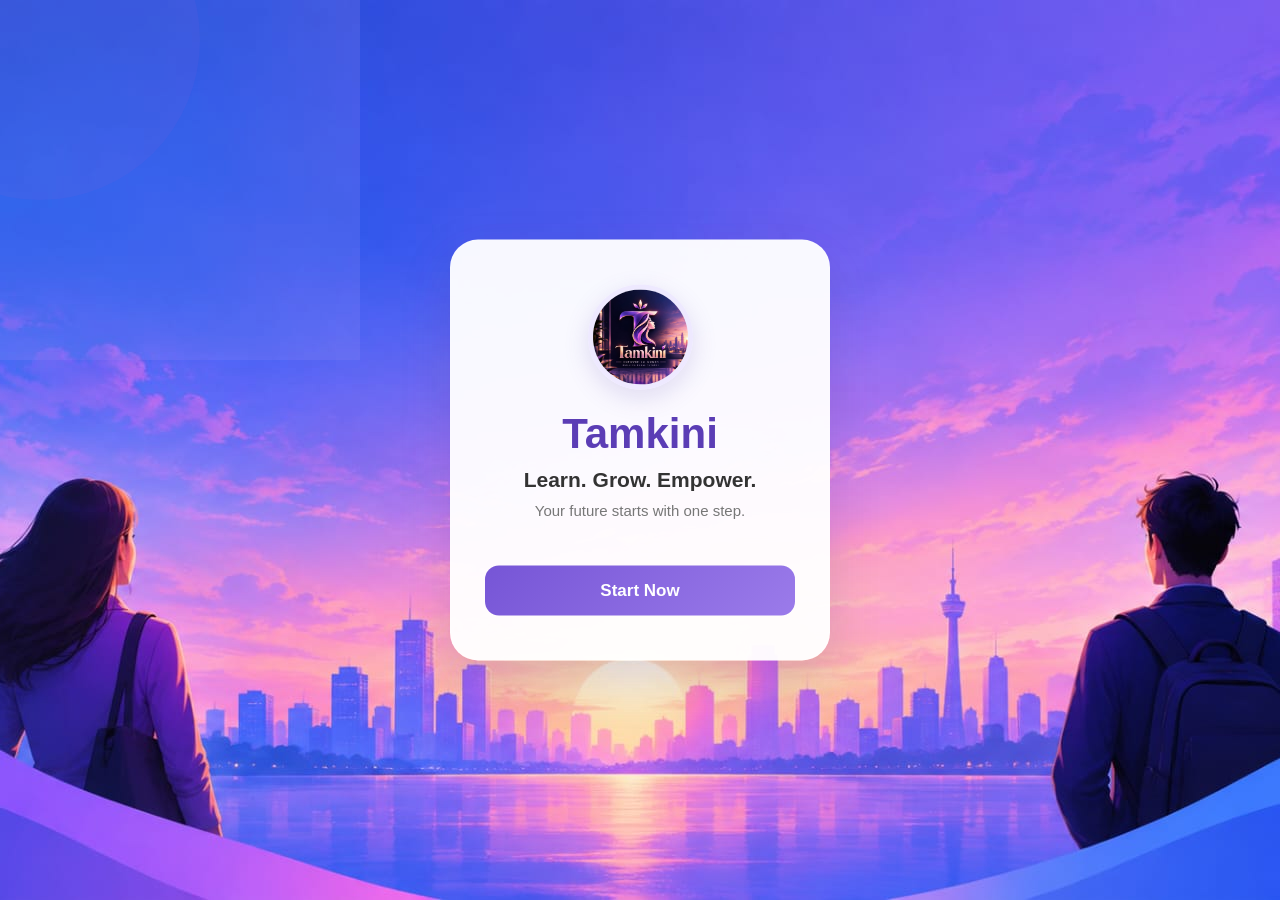
<file: index.html>
<!DOCTYPE html>
<html lang="en">

<head>
    <meta charset="UTF-8">
    <meta name="viewport" content="width=device-width, initial-scale=1.0">

    <title>Tamkini</title>

    <link rel="stylesheet" href="style.css">
    
</head>

<body>

    <div class="background-shape shape-one"></div>
    <div class="backg4round-shape shape-two"></div>

    <main class="welcome-card">

        <div class="profile-logo">
            <img src="WhatsApp Image 2026-09-28 at 10.26.24 PM.jpeg" alt="Tamkini Profile">
            
        </div>

        <h1>Tamkini</h1>

        <p class="tagline">
            Learn. Grow. Empower.
        </p>

        <p class="description">
            Your future starts with one step.
        </p>

        <button onclick="window.location.href='login.html'">
            Start Now
        </button>

    </main>

</body>
</html>
</file>
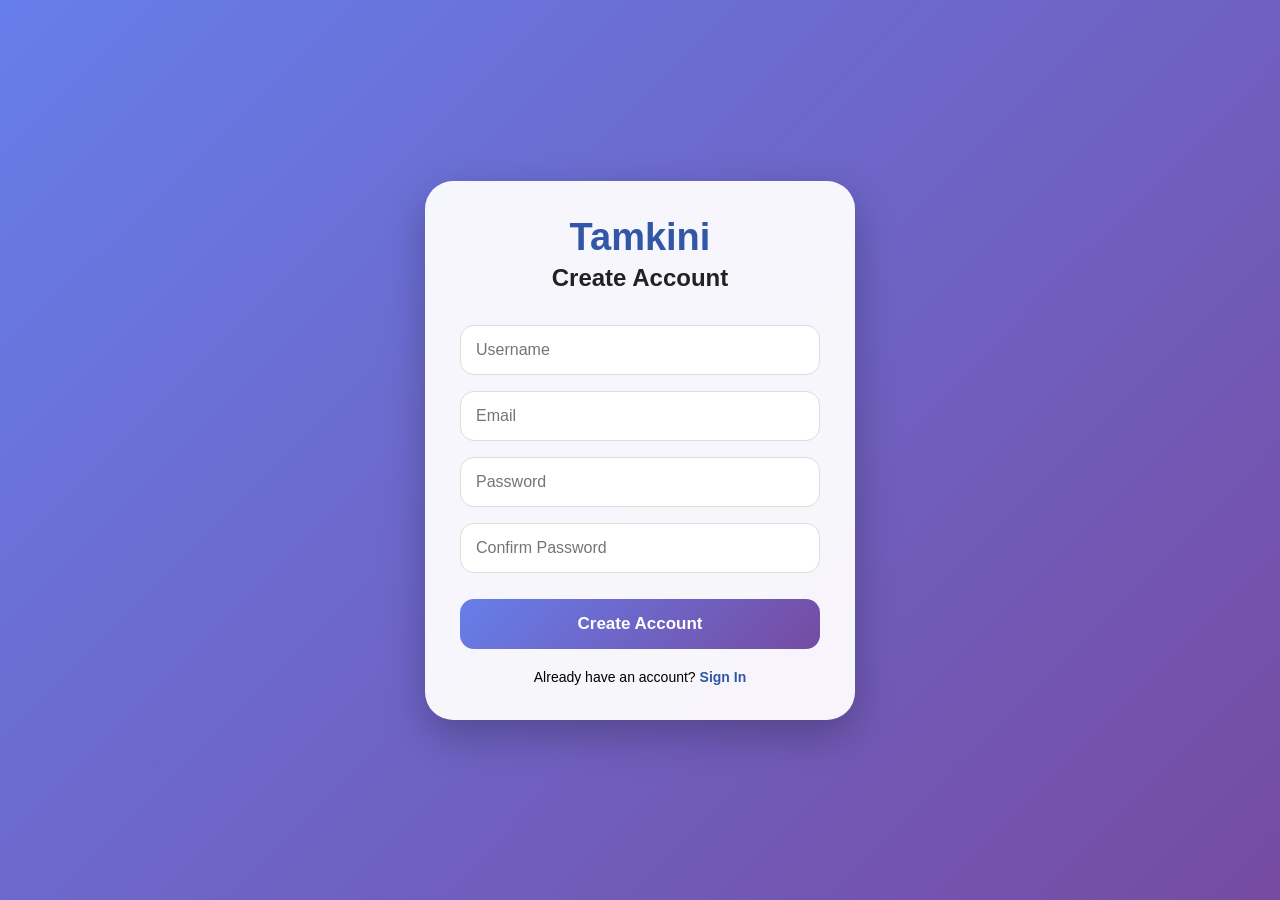
<file: Creat account.html>
<!DOCTYPE html>
<html lang="en">
<head>
    <meta charset="UTF-8">
    <meta name="viewport" content="width=device-width, initial-scale=1.0">
    <title>Create Account - Tamkini</title>

    <style>
        * {
            box-sizing: border-box;
        }

        body {
            margin: 0;
            min-height: 100vh;
            display: flex;
            justify-content: center;
            align-items: center;
            font-family: Arial, sans-serif;
            background: linear-gradient(135deg, #667eea, #764ba2);
        }

        .signup-box {
            width: 430px;
            max-width: 90%;
            padding: 35px;
            background: rgba(255, 255, 255, 0.94);
            border-radius: 28px;
            box-shadow: 0 15px 40px rgba(0, 0, 0, 0.25);
            text-align: center;
        }

        .logo {
            font-size: 38px;
            font-weight: bold;
            color: #3157a6;
            margin-bottom: 5px;
        }

        h2 {
            margin-top: 5px;
            margin-bottom: 25px;
            color: #222;
        }

        input {
            width: 100%;
            padding: 15px;
            margin: 8px 0;
            border: 1px solid #ddd;
            border-radius: 14px;
            font-size: 16px;
            outline: none;
        }

        input:focus {
            border-color: #667eea;
        }

        .create-btn {
            width: 100%;
            padding: 15px;
            margin-top: 18px;
            border: none;
            border-radius: 14px;
            background: linear-gradient(135deg, #667eea, #764ba2);
            color: white;
            font-size: 17px;
            font-weight: bold;
            cursor: pointer;
        }

        .create-btn:hover {
            opacity: 0.9;
        }

        .login-link {
            margin-top: 20px;
            font-size: 14px;
        }

        .login-link a {
            color: #3157a6;
            font-weight: bold;
            text-decoration: none;
        }
    </style>
</head>

<body>

    <div class="signup-box">

        <div class="logo">Tamkini</div>

        <h2>Create Account</h2>

        <input
            type="text"
            id="username"
            placeholder="Username"
        >

        <input
            type="email"
            id="email"
            placeholder="Email"
        >

        <input
            type="password"
            id="password"
            placeholder="Password"
        >

        <input
            type="password"
            id="confirmPassword"
            placeholder="Confirm Password"
        >

        <button
            type="button"
            class="create-btn"
            onclick="createAccount()"
        >
            Create Account
        </button>

        <div class="login-link">
            Already have an account?
            <a href="login.html">Sign In</a>
        </div>

    </div>


    <script>
        function createAccount() {

            const username = document.getElementById("username").value;
            const email = document.getElementById("email").value;
            const password = document.getElementById("password").value;
            const confirmPassword = document.getElementById("confirmPassword").value;

            if (username === "" || email === "" || password === "" || confirmPassword === "") {
                alert("Please fill in all fields.");
                return;
            }

           if (password !== confirmPassword) {
    alert("Passwords do not match.");
    return;
}

// Save account data
localStorage.setItem("tamkiniUsername", username);
localStorage.setItem("tamkiniEmail", email);

// Go to dashboard
window.location.href = "dashboard.html";
}

    </script>

</body>
</html>
</file>
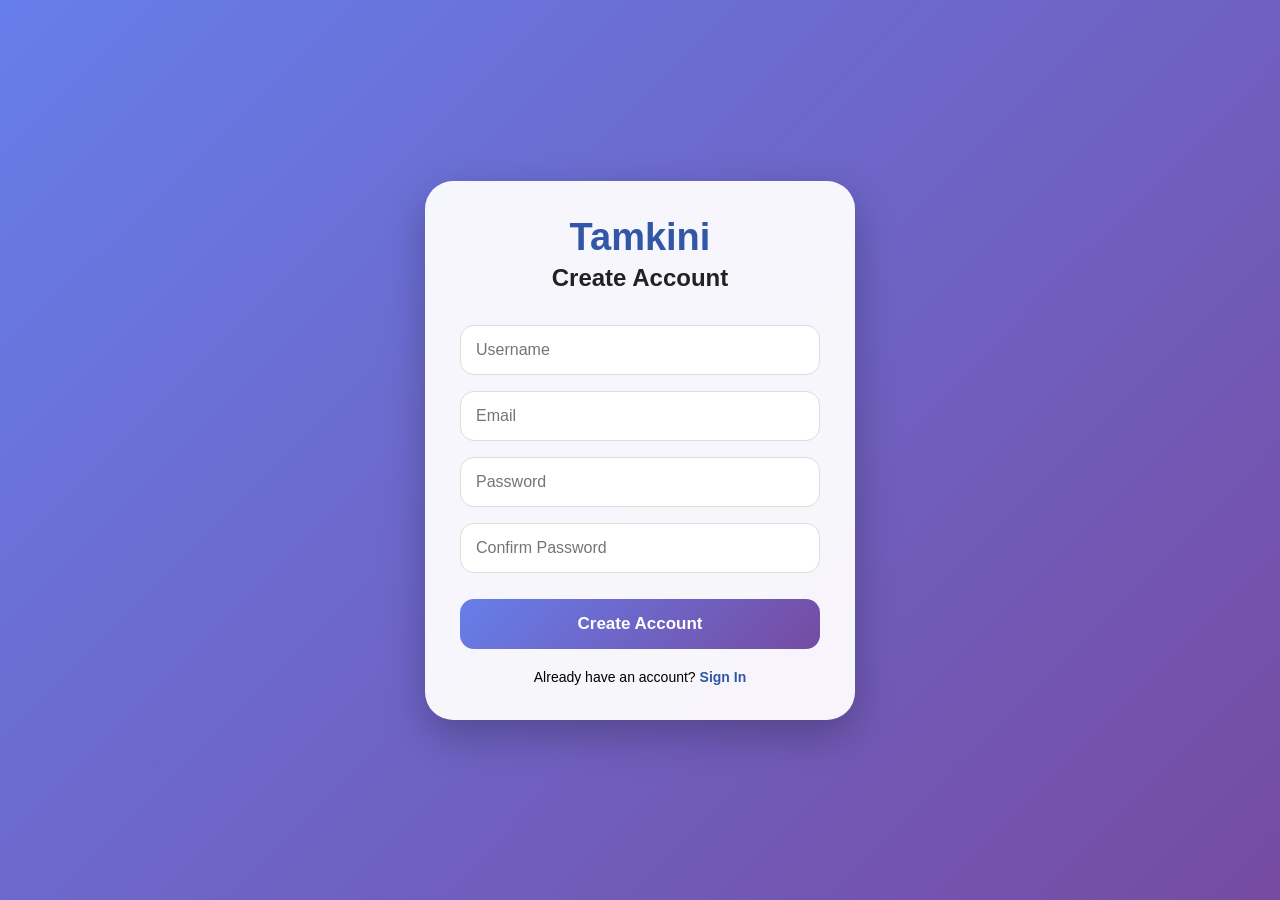
<file: Create account.html>
<!DOCTYPE html>
<html lang="en">

<head>
    <meta charset="UTF-8">
    <meta name="viewport" content="width=device-width, initial-scale=1.0">

    <title>Create Account - Tamkini</title>

    <style>
        * {
            box-sizing: border-box;
        }

        body {
            margin: 0;
            min-height: 100vh;
            display: flex;
            justify-content: center;
            align-items: center;
            font-family: Arial, sans-serif;
            background: linear-gradient(135deg, #667eea, #764ba2);
        }

        .signup-box {
            width: 430px;
            max-width: 90%;
            padding: 35px;
            background: rgba(255, 255, 255, 0.94);
            border-radius: 28px;
            box-shadow: 0 15px 40px rgba(0, 0, 0, 0.25);
            text-align: center;
        }

        .logo {
            font-size: 38px;
            font-weight: bold;
            color: #3157a6;
            margin-bottom: 5px;
        }

        h2 {
            margin-top: 5px;
            margin-bottom: 25px;
            color: #222;
        }

        input {
            width: 100%;
            padding: 15px;
            margin: 8px 0;
            border: 1px solid #ddd;
            border-radius: 14px;
            font-size: 16px;
            outline: none;
        }

        input:focus {
            border-color: #667eea;
        }

        .create-btn {
            width: 100%;
            padding: 15px;
            margin-top: 18px;
            border: none;
            border-radius: 14px;
            background: linear-gradient(135deg, #667eea, #764ba2);
            color: white;
            font-size: 17px;
            font-weight: bold;
            cursor: pointer;
        }

        .login-link {
            margin-top: 20px;
            font-size: 14px;
        }

        .login-link a {
            color: #3157a6;
            font-weight: bold;
            text-decoration: none;
        }
    </style>
</head>

<body>

    <div class="signup-box">

        <div class="logo">Tamkini</div>

        <h2>Create Account</h2>

        <input
            type="text"
            id="username"
            placeholder="Username"
            required
        >

        <input
            type="email"
            id="email"
            placeholder="Email"
            required
        >

        <input
            type="password"
            id="password"
            placeholder="Password"
            required
        >

        <input
            type="password"
            id="confirmPassword"
            placeholder="Confirm Password"
            required
        >

        <button
            type="button"
            class="create-btn"
            onclick="createAccount()"
        >
            Create Account
        </button>

        <div class="login-link">
            Already have an account?
            <a href="login.html">Sign In</a>
        </div>

    </div>

    <script>

        async function createAccount() {

            const username =
                document.getElementById("username").value.trim();

            const email =
                document.getElementById("email").value.trim();

            const password =
                document.getElementById("password").value;

            const confirmPassword =
                document.getElementById("confirmPassword").value;


            if (!username || !email || !password || !confirmPassword) {

                alert("Please fill in all fields.");
                return;
            }


            if (password !== confirmPassword) {

                alert("Passwords do not match.");
                return;
            }


            try {

                const response = await fetch(
                    "http://127.0.0.1:5000/api/register",
                    {
                        method: "POST",

                        headers: {
                            "Content-Type": "application/json"
                        },

                        body: JSON.stringify({
                            name: username,
                            email: email,
                            password: password
                        })
                    }
                );


                const data = await response.json();


                if (data.success) {

                    alert("Account created successfully!");

                    window.location.href = "login.html";

                } else {

                    alert(data.message);

                }

            } catch (error) {

                alert("Cannot connect to Tamkini server.");

                console.error(error);
            }
        }

    </script>

</body>

</html>
</file>
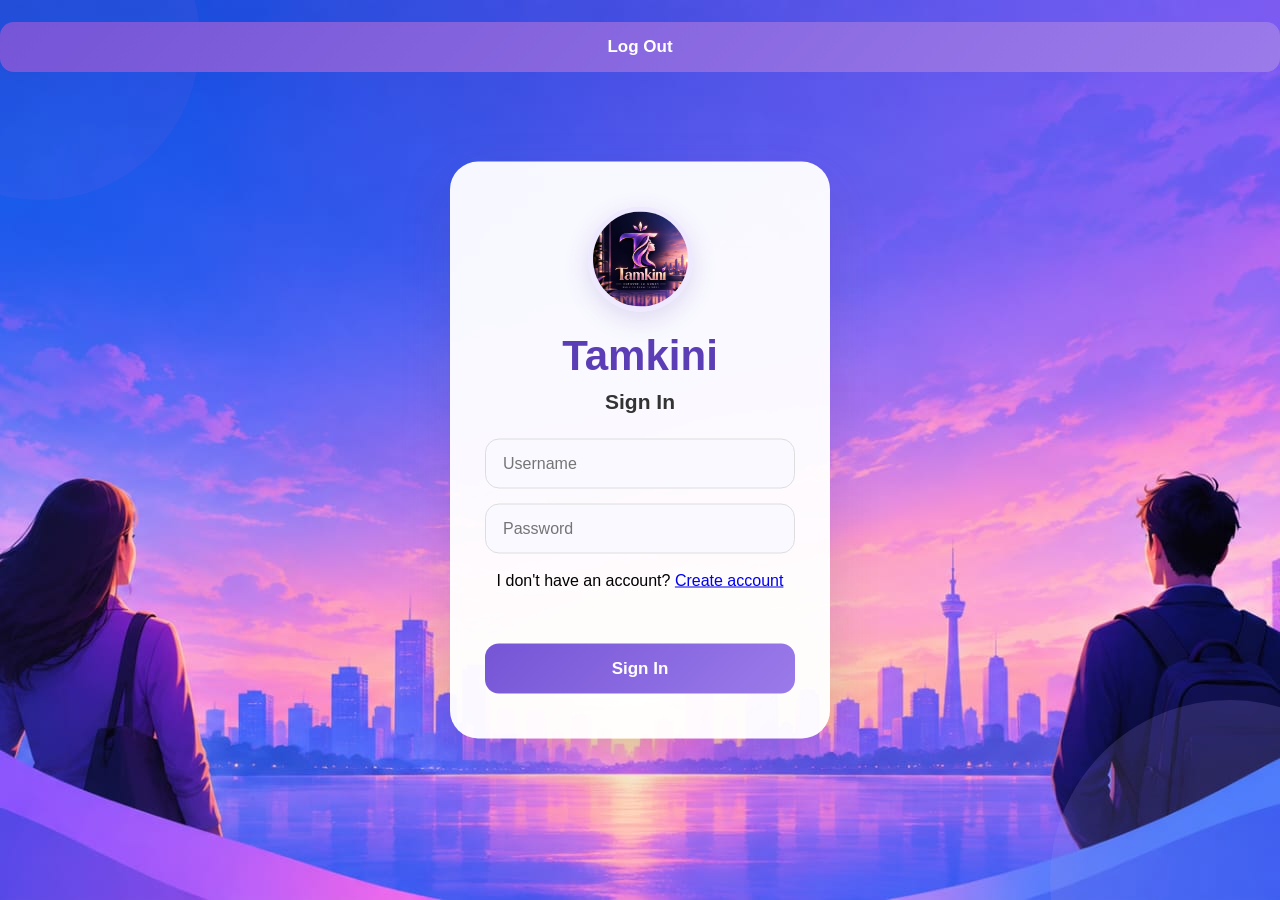
<file: login.html>
<!DOCTYPE html>
<html lang="en">

<head>
    <meta charset="UTF-8">
    <meta name="viewport" content="width=device-width, initial-scale=1.0">

    <title>Tamkini - Sign In</title>

    <link rel="stylesheet" href="style.css">
</head>

<body>

    <div class="background-shape shape-one"></div>
    <div class="background-shape shape-two"></div>

    <main class="login-card">

        <div class="profile-logo">
            <img src="WhatsApp Image 2026-09-28 at 10.26.24 PM.jpeg"
                 alt="Tamkini Profile">
        </div>

        <h1>Tamkini</h1>

        <p class="tagline">Sign In</p>

        <form onsubmit="login(event)">

            <input
                type="text"
                id="username"
                placeholder="Username"
                autocomplete="username"
                required
            >

            <input
                type="password"
                id="password"
                placeholder="Password"
                autocomplete="current-password"
                required
            >

            <br>
            <br>

            I don't have an account?
            <a href="Create account.html">Create account</a>

            <p id="error-message"></p>

            <button type="submit">
                Sign In
            </button>

        </form>

    </main>

    <script>

        async function login(event) {

            event.preventDefault();

            const username =
                document.getElementById("username").value.trim();

            const password =
                document.getElementById("password").value;

            const errorMessage =
                document.getElementById("error-message");

            errorMessage.textContent = "";

            try {

                const response = await fetch(
                    "http://127.0.0.1:5000/api/login",
                    {
                        method: "POST",

                        headers: {
                            "Content-Type": "application/json"
                        },

                        body: JSON.stringify({
                            username: username,
                            password: password
                        })
                    }
                );

                const data = await response.json();

                if (data.success) {

                    localStorage.setItem(
                        "tamkiniUsername",
                        data.user.name
                    );

                    localStorage.setItem(
                        "tamkiniEmail",
                        data.user.email
                    );

                    window.location.href = "dashboard.html";

                } else {

                    errorMessage.textContent =
                        data.message || "Invalid username or password.";

                }

            } catch (error) {

                errorMessage.textContent =
                    "Cannot connect to Tamkini server.";

                console.error(error);
            }
        }

    </script>
    <button onclick="logout()">Log Out</button>
<script>
function logout() {
    localStorage.removeItem("tamkiniUsername");
    localStorage.removeItem("tamkiniEmail");

    window.location.href = "login.html";
}
</script>
</body>
</html>
</file>
<file: style.css>
* {
    box-sizing: border-box;
    margin: 0;
    padding: 0;
}

html,
body {
    width: 100%;
    min-height: 100%;
}

body {
    font-family: Arial, sans-serif;
}


/* =========================================
   START / LOGIN
========================================= */

body:not(.dashboard-body) {
    width: 100vw;
    height: 100vh;

    overflow: hidden;

    background-image: url("WhatsApp Image 2026-09-28 at 9.32.25 PM.jpeg");
    background-size: cover;
    background-position: center center;
    background-repeat: no-repeat;
}


/* Background Shapes */

.background-shape {
    position: fixed;
    border-radius: 50%;
    z-index: 0;
}

.shape-one {
    width: 320px;
    height: 320px;

    background: rgba(124, 92, 220, 0.15);

    top: -120px;
    left: -120px;
}

.shape-two {
    width: 360px;
    height: 360px;

    background: rgba(168, 145, 235, 0.18);

    bottom: -160px;
    right: -130px;
}


/* =========================================
   START / LOGIN CARD
========================================= */

.welcome-card,
.login-card {
    position: fixed;

    width: 380px;
    max-width: calc(100vw - 40px);

    padding: 45px 35px;

    text-align: center;

    background: rgba(255, 255, 255, 0.96);

    border-radius: 28px;

    box-shadow:
        0 20px 50px rgba(75, 55, 140, 0.18);

    top: 50%;
    left: 50%;

    transform: translate(-50%, -50%);

    z-index: 10;
}


/* =========================================
   PROFILE IMAGE
========================================= */

.profile-logo {
    width: 105px;
    height: 105px;

    margin: 0 auto 20px;

    border-radius: 50%;

    overflow: hidden;

    border: 5px solid #eee9ff;

    box-shadow:
        0 8px 25px rgba(100, 75, 180, 0.18);
}

.profile-logo img {
    width: 100%;
    height: 100%;

    object-fit: cover;

    display: block;
}


/* =========================================
   TEXT
========================================= */

.welcome-card h1,
.login-card h1 {
    font-size: 42px;

    color: #5b3db5;

    margin-bottom: 10px;
}

.tagline {
    font-size: 21px;

    font-weight: bold;

    color: #333;

    margin-bottom: 10px;
}

.description {
    font-size: 15px;

    color: #777;

    margin-bottom: 25px;
}


/* =========================================
   INPUT
========================================= */

input {
    width: 100%;

    padding: 15px 17px;

    margin-top: 15px;

    border: 1px solid #ddd;

    border-radius: 14px;

    outline: none;

    font-size: 16px;

    background: #faf9ff;
}

input:focus {
    border-color: #7c5cdb;

    box-shadow:
        0 0 0 4px rgba(124, 92, 219, 0.10);
}


/* =========================================
   BUTTON
========================================= */

button {
    width: 100%;

    margin-top: 22px;

    padding: 15px;

    border: none;

    border-radius: 14px;

    background:
        linear-gradient(135deg, #7655d6, #9b7bea);

    color: white;

    font-size: 17px;

    font-weight: bold;

    cursor: pointer;

    transition: 0.25s;
}

button:hover {
    transform: translateY(-2px);

    box-shadow:
        0 12px 25px rgba(118, 85, 214, 0.35);
}


/* Error */

#error-message {
    min-height: 20px;

    margin-top: 12px;

    color: #d9534f;

    font-size: 14px;

    font-weight: bold;
}


/* =========================================
   DASHBOARD
========================================= */

.dashboard-body {
    width: 100vw;
    min-height: 100vh;

    overflow-x: hidden;

    background-image:
        url("WhatsApp Image 2026-09-28 at 9.32.25 PM.jpeg");

    background-size: cover;

    background-position: center center;

    background-repeat: no-repeat;

    background-attachment: fixed;
}


/* Main Dashboard */

.dashboard {
    width: 100%;

    max-width: 850px;

    min-height: 100vh;

    margin: 0 auto;

    padding: 35px 30px 120px;

    position: relative;
}


/* =========================================
   DASHBOARD HEADER
========================================= */

.dashboard-header {
    display: flex;

    justify-content: space-between;

    align-items: center;

    margin-bottom: 25px;
}

.welcome-small {
    color: #777;

    font-size: 18px;

    margin-bottom: 3px;
}

.dashboard-header h1 {
    color: #21153d;

    font-size: 42px;

    letter-spacing: 0.5px;
}

.notification {
    position: relative;

    width: 50px;
    height: 50px;

    display: flex;

    justify-content: center;

    align-items: center;

    background: white;

    border-radius: 16px;

    font-size: 25px;

    box-shadow:
        0 8px 25px rgba(80, 50, 130, 0.10);
}

.notification span {
    position: absolute;

    width: 9px;
    height: 9px;

    background: #ff5b5b;

    border-radius: 50%;

    top: 10px;
    right: 11px;
}


/* =========================================
   HERO
========================================= */

.hero {
    position: relative;

    min-height: 260px;

    display: flex;

    align-items: center;

    justify-content: space-between;

    padding: 35px 40px;

    margin-bottom: 35px;

    background:
        linear-gradient(
            135deg,
            #f1eaff,
            #e8dcff
        );

    border-radius: 28px;

    overflow: hidden;
}

.hero-text {
    z-index: 2;
}

.hero-text h2 {
    color: #201638;

    font-size: 40px;

    line-height: 1.15;

    margin-bottom: 15px;
}

.hero-text p {
    color: #6d6280;

    font-size: 16px;

    max-width: 260px;
}

.hero-image {
    width: 240px;
    height: 240px;

    display: flex;

    align-items: flex-end;

    justify-content: center;
}

.hero-image img {
    width: 230px;
    height: 230px;

    object-fit: cover;

    border-radius: 50%;

    border: 8px solid rgba(255, 255, 255, 0.65);
}


/* =========================================
   SECTIONS
========================================= */

.section {
    margin-bottom: 35px;
}

.section-title {
    color: #21153d;

    font-size: 24px;

    margin-bottom: 18px;
}


/* =========================================
   CATEGORIES
========================================= */

.categories {
    display: grid;

    grid-template-columns:
        repeat(4, 1fr);

    gap: 15px;
}

.category {
    min-height: 120px;

    display: flex;

    flex-direction: column;

    justify-content: center;

    align-items: center;

    background: white;

    border-radius: 20px;

    box-shadow:
        0 8px 25px rgba(80, 50, 130, 0.08);

    transition: 0.2s;
}

.category:hover {
    transform: translateY(-4px);
}

.category-icon {
    width: 55px;
    height: 55px;

    display: flex;

    justify-content: center;

    align-items: center;

    border-radius: 17px;

    background: #f0e8ff;

    font-size: 26px;

    margin-bottom: 10px;
}

.category p {
    color: #34254d;

    font-size: 15px;

    font-weight: bold;
}


/* =========================================
   COURSE
========================================= */

.course-card {
    display: flex;

    align-items: center;

    gap: 18px;

    padding: 20px;

    background: white;

    border-radius: 20px;

    box-shadow:
        0 8px 25px rgba(80, 50, 130, 0.08);
}

.course-icon {
    width: 65px;
    height: 65px;

    display: flex;

    justify-content: center;

    align-items: center;

    flex-shrink: 0;

    border-radius: 17px;

    background: #f0e8ff;

    font-size: 30px;
}

.course-info {
    flex: 1;
}

.course-info h3 {
    color: #2c1d43;

    font-size: 19px;

    margin-bottom: 5px;
}

.course-info p {
    color: #999;

    font-size: 14px;

    margin-bottom: 12px;
}

.progress-container {
    width: 100%;

    height: 8px;

    background: #eee8f8;

    border-radius: 20px;

    overflow: hidden;
}

.progress {
    width: 75%;

    height: 100%;

    background:
        linear-gradient(
            90deg,
            #7145c6,
            #a37bea
        );

    border-radius: 20px;
}

.course-card strong {
    color: #6d45bd;

    font-size: 16px;
}


/* =========================================
   BOTTOM NAVIGATION
========================================= */

.bottom-nav {
    position: fixed;

    bottom: 20px;

    left: 50%;

    transform: translateX(-50%);

    width: min(820px, calc(100% - 40px));

    display: grid;

    grid-template-columns:
        repeat(4, 1fr);

    padding: 12px 10px;

    background:
        rgba(255, 255, 255, 0.96);

    border-radius: 22px;

    box-shadow:
        0 10px 35px rgba(70, 45, 110, 0.15);

    z-index: 20;
}

.nav-item {
    display: flex;

    flex-direction: column;

    align-items: center;

    justify-content: center;

    gap: 5px;

    text-decoration: none;

    color: #aaa;

    font-size: 13px;

    padding: 8px;

    border-radius: 15px;
}

.nav-item span {
    font-size: 23px;
}

.nav-item p {
    margin: 0;
}

.nav-item.active {
    color: #6b45bd;

    font-weight: bold;
}


/* =========================================
   MOBILE
========================================= */

@media (max-width: 700px) {

    .welcome-card,
    .login-card {
        width: calc(100vw - 36px);

        padding: 35px 25px;
    }

    .welcome-card h1,
    .login-card h1 {
        font-size: 36px;
    }

    .tagline {
        font-size: 18px;
    }

    .dashboard {
        padding: 25px 18px 105px;
    }

    .dashboard-header h1 {
        font-size: 34px;
    }

    .welcome-small {
        font-size: 15px;
    }

    .categories {
        grid-template-columns:
            repeat(2, 1fr);
    }

    .hero {
        padding: 25px;
    }

    .hero-text h2 {
        font-size: 30px;
    }

    .hero-image {
        width: 150px;
        height: 150px;
    }

    .hero-image img {
        width: 145px;
        height: 145px;
    }

    .course-card {
        gap: 12px;
    }

    .bottom-nav {
        width: calc(100% - 24px);

        bottom: 12px;
    }
}
</file>
